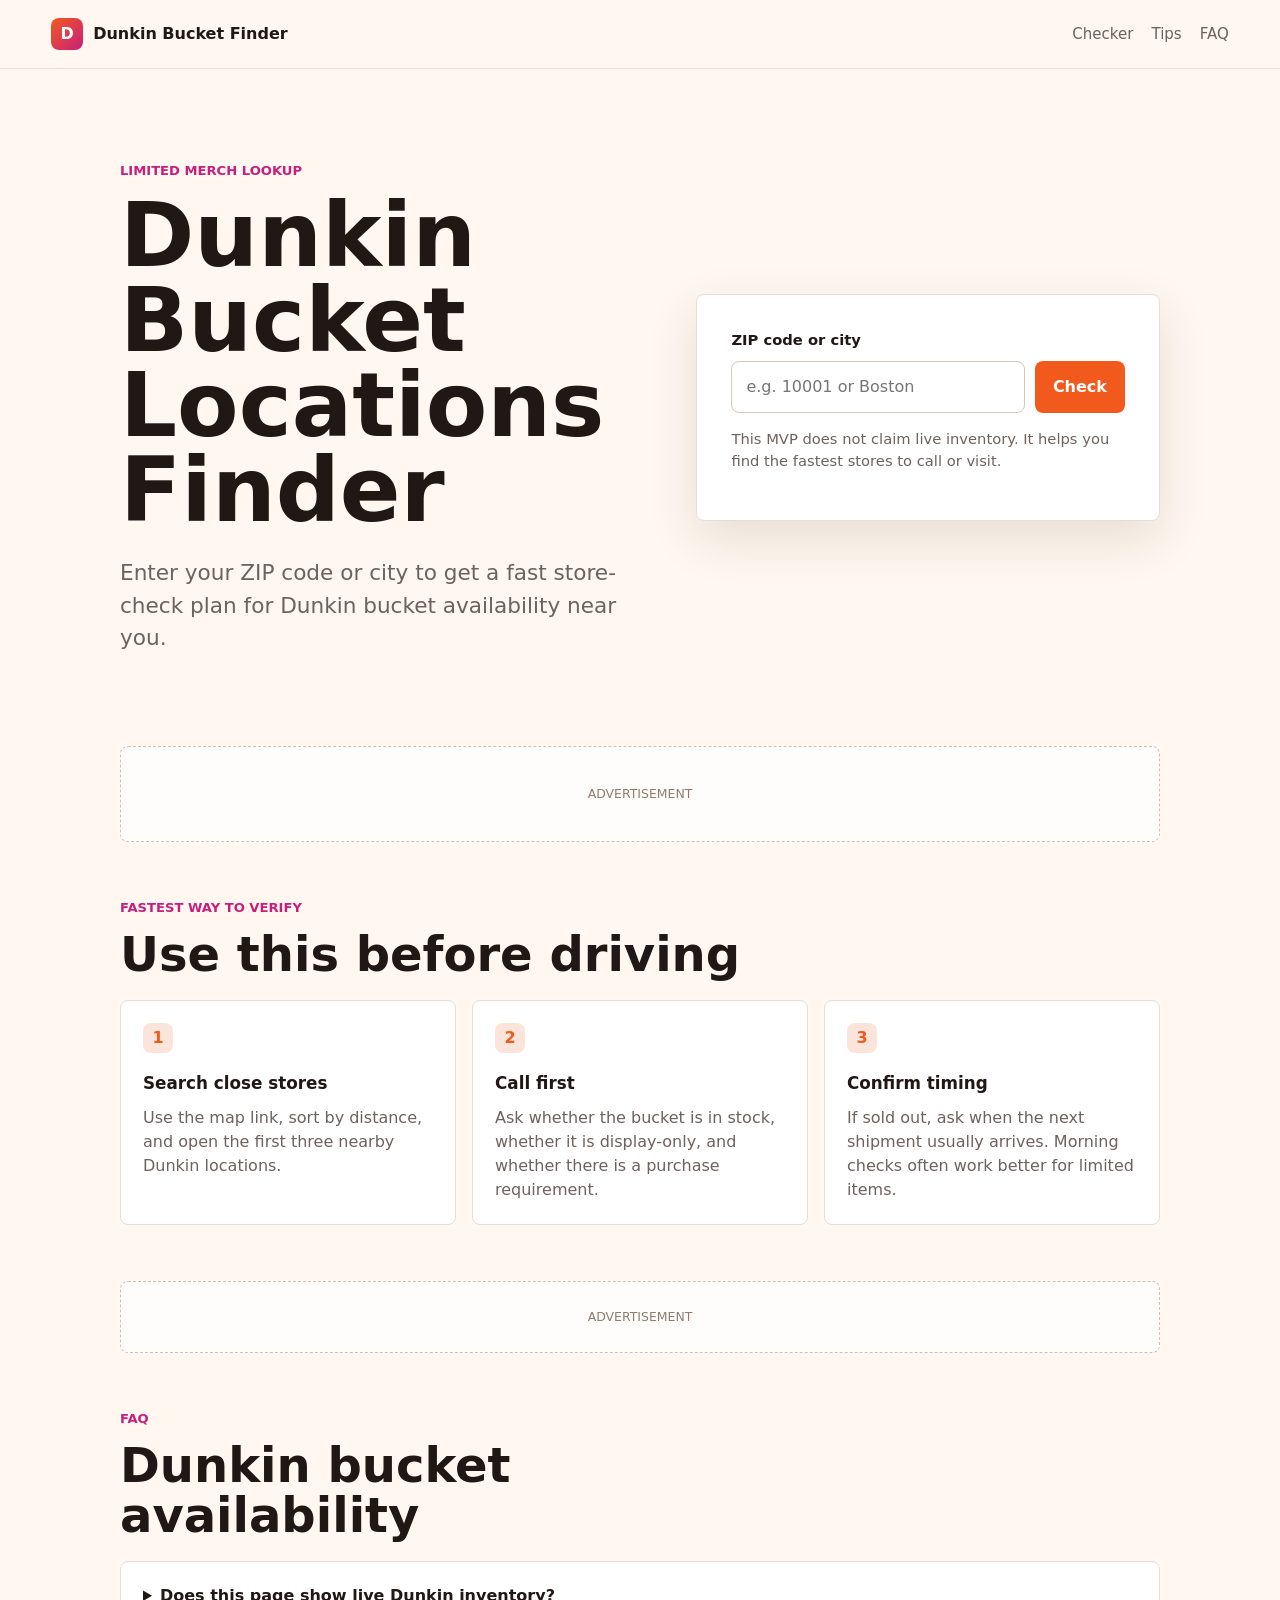
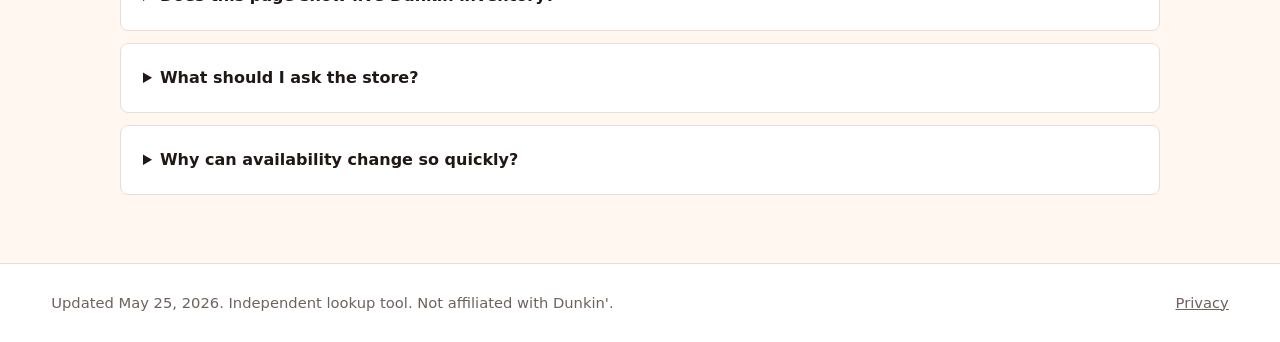
<file: dunkin-bucket-finder/index.html>
<!doctype html>
<html lang="en">
  <head>
    <meta charset="utf-8">
    <meta name="viewport" content="width=device-width, initial-scale=1">
    <title>Dunkin Bucket Locations Finder | Check Nearby Dunkin Stores</title>
    <meta name="description" content="Find nearby Dunkin stores to check for limited bucket availability. Enter a ZIP code or city and get a quick call checklist, map search, and availability notes.">
    <meta name="robots" content="index,follow">
    <link rel="canonical" href="https://dunkin-bucket-finder.pages.dev/">
    <meta property="og:title" content="Dunkin Bucket Locations Finder">
    <meta property="og:description" content="Check nearby Dunkin stores, get a quick availability script, and open the right map search.">
    <meta property="og:type" content="website">
    <meta property="og:url" content="https://dunkin-bucket-finder.pages.dev/">
    <link rel="stylesheet" href="styles.css">
    <script type="application/ld+json">
      {
        "@context": "https://schema.org",
        "@type": "WebApplication",
        "name": "Dunkin Bucket Locations Finder",
        "applicationCategory": "LifestyleApplication",
        "operatingSystem": "Any",
        "url": "https://dunkin-bucket-finder.pages.dev/",
        "description": "A quick lookup tool for finding nearby Dunkin stores to check limited bucket availability."
      }
    </script>
  </head>
  <body>
    <header class="site-header">
      <a class="brand" href="/" aria-label="Dunkin Bucket Finder home">
        <span class="brand-mark">D</span>
        <span>Dunkin Bucket Finder</span>
      </a>
      <nav aria-label="Primary">
        <a href="#checker">Checker</a>
        <a href="#tips">Tips</a>
        <a href="#faq">FAQ</a>
      </nav>
    </header>

    <main>
      <section class="hero" id="checker">
        <div class="hero-copy">
          <p class="eyebrow">Limited merch lookup</p>
          <h1>Dunkin Bucket Locations Finder</h1>
          <p class="lede">Enter your ZIP code or city to get a fast store-check plan for Dunkin bucket availability near you.</p>
        </div>

        <form class="finder-panel" id="finder-form">
          <label for="location-input">ZIP code or city</label>
          <div class="search-row">
            <input id="location-input" name="location" type="text" autocomplete="postal-code" placeholder="e.g. 10001 or Boston" required>
            <button type="submit">Check</button>
          </div>
          <p class="form-note">This MVP does not claim live inventory. It helps you find the fastest stores to call or visit.</p>
        </form>
      </section>

      <section class="ad-band" aria-label="Advertisement">
        <div class="ad-slot" data-adsterra-placeholder>
          <span>Advertisement</span>
        </div>
      </section>

      <section class="results-section" id="results" hidden>
        <div class="section-heading">
          <p class="eyebrow">Your lookup</p>
          <h2 id="result-title">Nearby Dunkin bucket check</h2>
        </div>
        <div class="result-grid">
          <article class="result-card primary-result">
            <h3>Best next action</h3>
            <p id="recommendation">Open the map search and call the closest stores before visiting.</p>
            <div class="action-row">
              <a id="maps-link" class="button-link" href="#" target="_blank" rel="noopener">Open map search</a>
              <button id="copy-script" type="button">Copy call script</button>
            </div>
          </article>

          <article class="result-card">
            <h3>Call script</h3>
            <p id="call-script">Hi, do you currently have the Dunkin bucket in stock, and is there a purchase limit?</p>
          </article>

          <article class="result-card">
            <h3>Availability status</h3>
            <p><strong id="status-label">Unknown</strong></p>
            <p id="status-note">Most limited merch varies by franchise and shipment timing. Ask stores directly.</p>
          </article>
        </div>
      </section>

      <section class="tool-section" id="tips">
        <div class="section-heading">
          <p class="eyebrow">Fastest way to verify</p>
          <h2>Use this before driving</h2>
        </div>
        <div class="steps">
          <article>
            <span>1</span>
            <h3>Search close stores</h3>
            <p>Use the map link, sort by distance, and open the first three nearby Dunkin locations.</p>
          </article>
          <article>
            <span>2</span>
            <h3>Call first</h3>
            <p>Ask whether the bucket is in stock, whether it is display-only, and whether there is a purchase requirement.</p>
          </article>
          <article>
            <span>3</span>
            <h3>Confirm timing</h3>
            <p>If sold out, ask when the next shipment usually arrives. Morning checks often work better for limited items.</p>
          </article>
        </div>
      </section>

      <section class="ad-band" aria-label="Advertisement">
        <div class="ad-slot ad-slot-small" data-adsterra-placeholder>
          <span>Advertisement</span>
        </div>
      </section>

      <section class="tool-section faq" id="faq">
        <div class="section-heading">
          <p class="eyebrow">FAQ</p>
          <h2>Dunkin bucket availability</h2>
        </div>
        <details>
          <summary>Does this page show live Dunkin inventory?</summary>
          <p>No. It is a fast lookup tool for finding the right stores to call. Live limited-item inventory usually depends on each franchise location.</p>
        </details>
        <details>
          <summary>What should I ask the store?</summary>
          <p>Ask whether the bucket is in stock, whether it is available today, whether a drink or meal purchase is required, and whether there is a limit per customer.</p>
        </details>
        <details>
          <summary>Why can availability change so quickly?</summary>
          <p>Limited merch can sell out, arrive late, or be handled differently by individual stores. Calling first saves the trip.</p>
        </details>
      </section>
    </main>

    <footer>
      <p>Updated May 25, 2026. Independent lookup tool. Not affiliated with Dunkin'.</p>
      <a href="/privacy.html">Privacy</a>
    </footer>

    <script src="script.js" defer></script>
  </body>
</html>
</file>
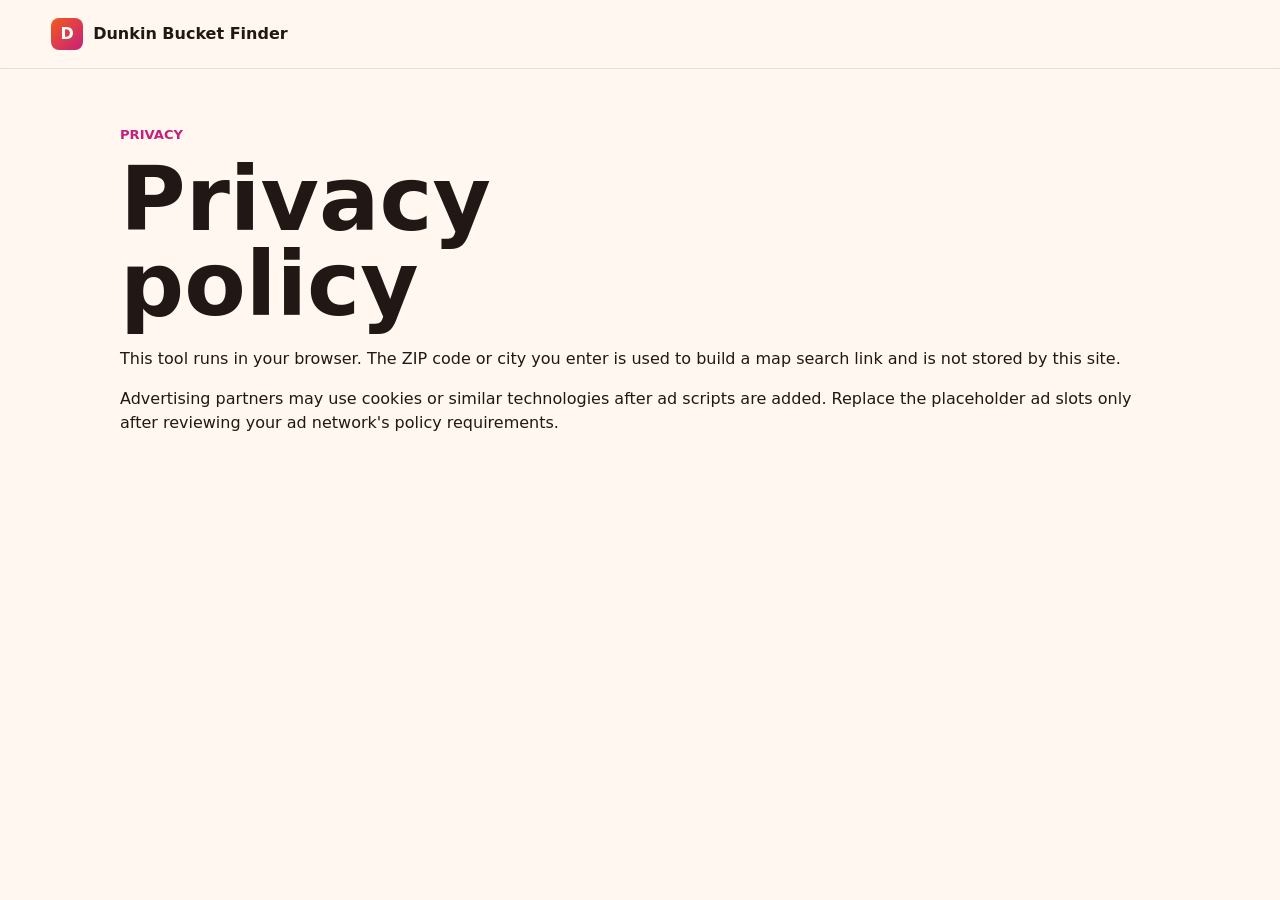
<file: dunkin-bucket-finder/privacy.html>
<!doctype html>
<html lang="en">
  <head>
    <meta charset="utf-8">
    <meta name="viewport" content="width=device-width, initial-scale=1">
    <title>Privacy | Dunkin Bucket Locations Finder</title>
    <meta name="robots" content="index,follow">
    <link rel="stylesheet" href="styles.css">
  </head>
  <body>
    <header class="site-header">
      <a class="brand" href="/">
        <span class="brand-mark">D</span>
        <span>Dunkin Bucket Finder</span>
      </a>
    </header>
    <main class="tool-section" style="padding-top:56px">
      <div class="section-heading">
        <p class="eyebrow">Privacy</p>
        <h1>Privacy policy</h1>
      </div>
      <p>This tool runs in your browser. The ZIP code or city you enter is used to build a map search link and is not stored by this site.</p>
      <p>Advertising partners may use cookies or similar technologies after ad scripts are added. Replace the placeholder ad slots only after reviewing your ad network's policy requirements.</p>
    </main>
  </body>
</html>
</file>
<file: dunkin-bucket-finder/styles.css>
:root {
  color-scheme: light;
  --ink: #211714;
  --muted: #6d625d;
  --line: #e7ded8;
  --panel: #fffaf6;
  --surface: #ffffff;
  --orange: #f25a1d;
  --pink: #c71f7b;
  --green: #1a7f64;
  --blue: #2563eb;
  --shadow: 0 18px 50px rgba(65, 38, 20, 0.12);
}

* {
  box-sizing: border-box;
}

body {
  margin: 0;
  background: #fff7f0;
  color: var(--ink);
  font-family: Inter, ui-sans-serif, system-ui, -apple-system, BlinkMacSystemFont, "Segoe UI", sans-serif;
  line-height: 1.5;
}

a {
  color: inherit;
}

.site-header {
  display: flex;
  align-items: center;
  justify-content: space-between;
  gap: 20px;
  padding: 18px clamp(18px, 4vw, 54px);
  background: rgba(255, 247, 240, 0.94);
  border-bottom: 1px solid var(--line);
  position: sticky;
  top: 0;
  z-index: 10;
  backdrop-filter: blur(14px);
}

.brand {
  display: inline-flex;
  align-items: center;
  gap: 10px;
  font-weight: 800;
  text-decoration: none;
}

.brand-mark {
  display: grid;
  place-items: center;
  width: 32px;
  height: 32px;
  border-radius: 8px;
  background: linear-gradient(135deg, var(--orange), var(--pink));
  color: #fff;
}

nav {
  display: flex;
  gap: 18px;
  font-size: 0.94rem;
}

nav a {
  color: var(--muted);
  text-decoration: none;
}

.hero {
  display: grid;
  grid-template-columns: minmax(0, 1.05fr) minmax(300px, 0.95fr);
  gap: clamp(28px, 5vw, 72px);
  align-items: center;
  max-width: 1120px;
  min-height: 580px;
  margin: 0 auto;
  padding: clamp(48px, 8vw, 92px) clamp(18px, 4vw, 40px);
}

.hero-copy {
  max-width: 680px;
}

.eyebrow {
  margin: 0 0 12px;
  color: var(--pink);
  font-size: 0.82rem;
  font-weight: 800;
  letter-spacing: 0;
  text-transform: uppercase;
}

h1,
h2,
h3,
p {
  overflow-wrap: anywhere;
}

h1 {
  margin: 0;
  font-size: clamp(2.4rem, 7vw, 5.6rem);
  line-height: 0.95;
  letter-spacing: 0;
  max-width: 720px;
}

.lede {
  max-width: 620px;
  margin: 24px 0 0;
  color: var(--muted);
  font-size: clamp(1.05rem, 2vw, 1.35rem);
}

.finder-panel {
  background: var(--surface);
  border: 1px solid var(--line);
  border-radius: 8px;
  padding: clamp(22px, 4vw, 34px);
  box-shadow: var(--shadow);
}

label {
  display: block;
  margin-bottom: 10px;
  font-size: 0.92rem;
  font-weight: 800;
}

.search-row {
  display: grid;
  grid-template-columns: 1fr auto;
  gap: 10px;
}

input {
  min-width: 0;
  height: 52px;
  border: 1px solid #d8c8bd;
  border-radius: 8px;
  padding: 0 14px;
  color: var(--ink);
  font: inherit;
  background: #fff;
}

button,
.button-link {
  display: inline-flex;
  align-items: center;
  justify-content: center;
  min-height: 52px;
  border: 0;
  border-radius: 8px;
  padding: 0 18px;
  background: var(--orange);
  color: #fff;
  cursor: pointer;
  font: inherit;
  font-weight: 800;
  text-decoration: none;
  white-space: nowrap;
}

button:hover,
.button-link:hover {
  background: #d94512;
}

.form-note,
footer {
  color: var(--muted);
  font-size: 0.92rem;
}

.ad-band,
.results-section,
.tool-section {
  max-width: 1120px;
  margin: 0 auto;
  padding: 0 clamp(18px, 4vw, 40px) 56px;
}

.ad-slot {
  display: grid;
  place-items: center;
  min-height: 96px;
  border: 1px dashed #d4beb1;
  border-radius: 8px;
  background: rgba(255, 255, 255, 0.72);
  color: #907c70;
  font-size: 0.78rem;
  text-transform: uppercase;
}

.ad-slot-small {
  min-height: 72px;
}

.section-heading {
  max-width: 680px;
  margin-bottom: 20px;
}

h2 {
  margin: 0;
  font-size: clamp(1.7rem, 4vw, 3rem);
  line-height: 1.04;
  letter-spacing: 0;
}

.result-grid {
  display: grid;
  grid-template-columns: minmax(0, 1.2fr) minmax(220px, 0.9fr) minmax(220px, 0.8fr);
  gap: 16px;
}

.result-card,
.steps article,
.faq details {
  background: var(--surface);
  border: 1px solid var(--line);
  border-radius: 8px;
  padding: 22px;
}

.result-card h3,
.steps h3 {
  margin: 0 0 10px;
  font-size: 1.05rem;
}

.result-card p,
.steps p {
  margin: 0;
  color: var(--muted);
}

.primary-result {
  border-color: rgba(242, 90, 29, 0.34);
}

.action-row {
  display: flex;
  flex-wrap: wrap;
  gap: 10px;
  margin-top: 18px;
}

.action-row button {
  background: var(--ink);
}

.action-row button:hover {
  background: #3a2d28;
}

#status-label {
  color: var(--green);
}

.steps {
  display: grid;
  grid-template-columns: repeat(3, minmax(0, 1fr));
  gap: 16px;
}

.steps span {
  display: grid;
  place-items: center;
  width: 30px;
  height: 30px;
  margin-bottom: 18px;
  border-radius: 8px;
  background: #fbe5db;
  color: var(--orange);
  font-weight: 900;
}

.faq details {
  margin-bottom: 12px;
}

.faq summary {
  cursor: pointer;
  font-weight: 800;
}

.faq details p {
  margin: 12px 0 0;
  color: var(--muted);
}

footer {
  display: flex;
  justify-content: space-between;
  gap: 18px;
  padding: 28px clamp(18px, 4vw, 54px);
  border-top: 1px solid var(--line);
  background: #fff;
}

footer p {
  margin: 0;
}

@media (max-width: 820px) {
  .site-header,
  footer {
    align-items: flex-start;
    flex-direction: column;
  }

  .hero,
  .result-grid,
  .steps {
    grid-template-columns: 1fr;
  }

  .hero {
    min-height: auto;
  }
}

@media (max-width: 520px) {
  nav {
    width: 100%;
    justify-content: space-between;
  }

  .search-row {
    grid-template-columns: 1fr;
  }

  button,
  .button-link {
    width: 100%;
  }
}
</file>
